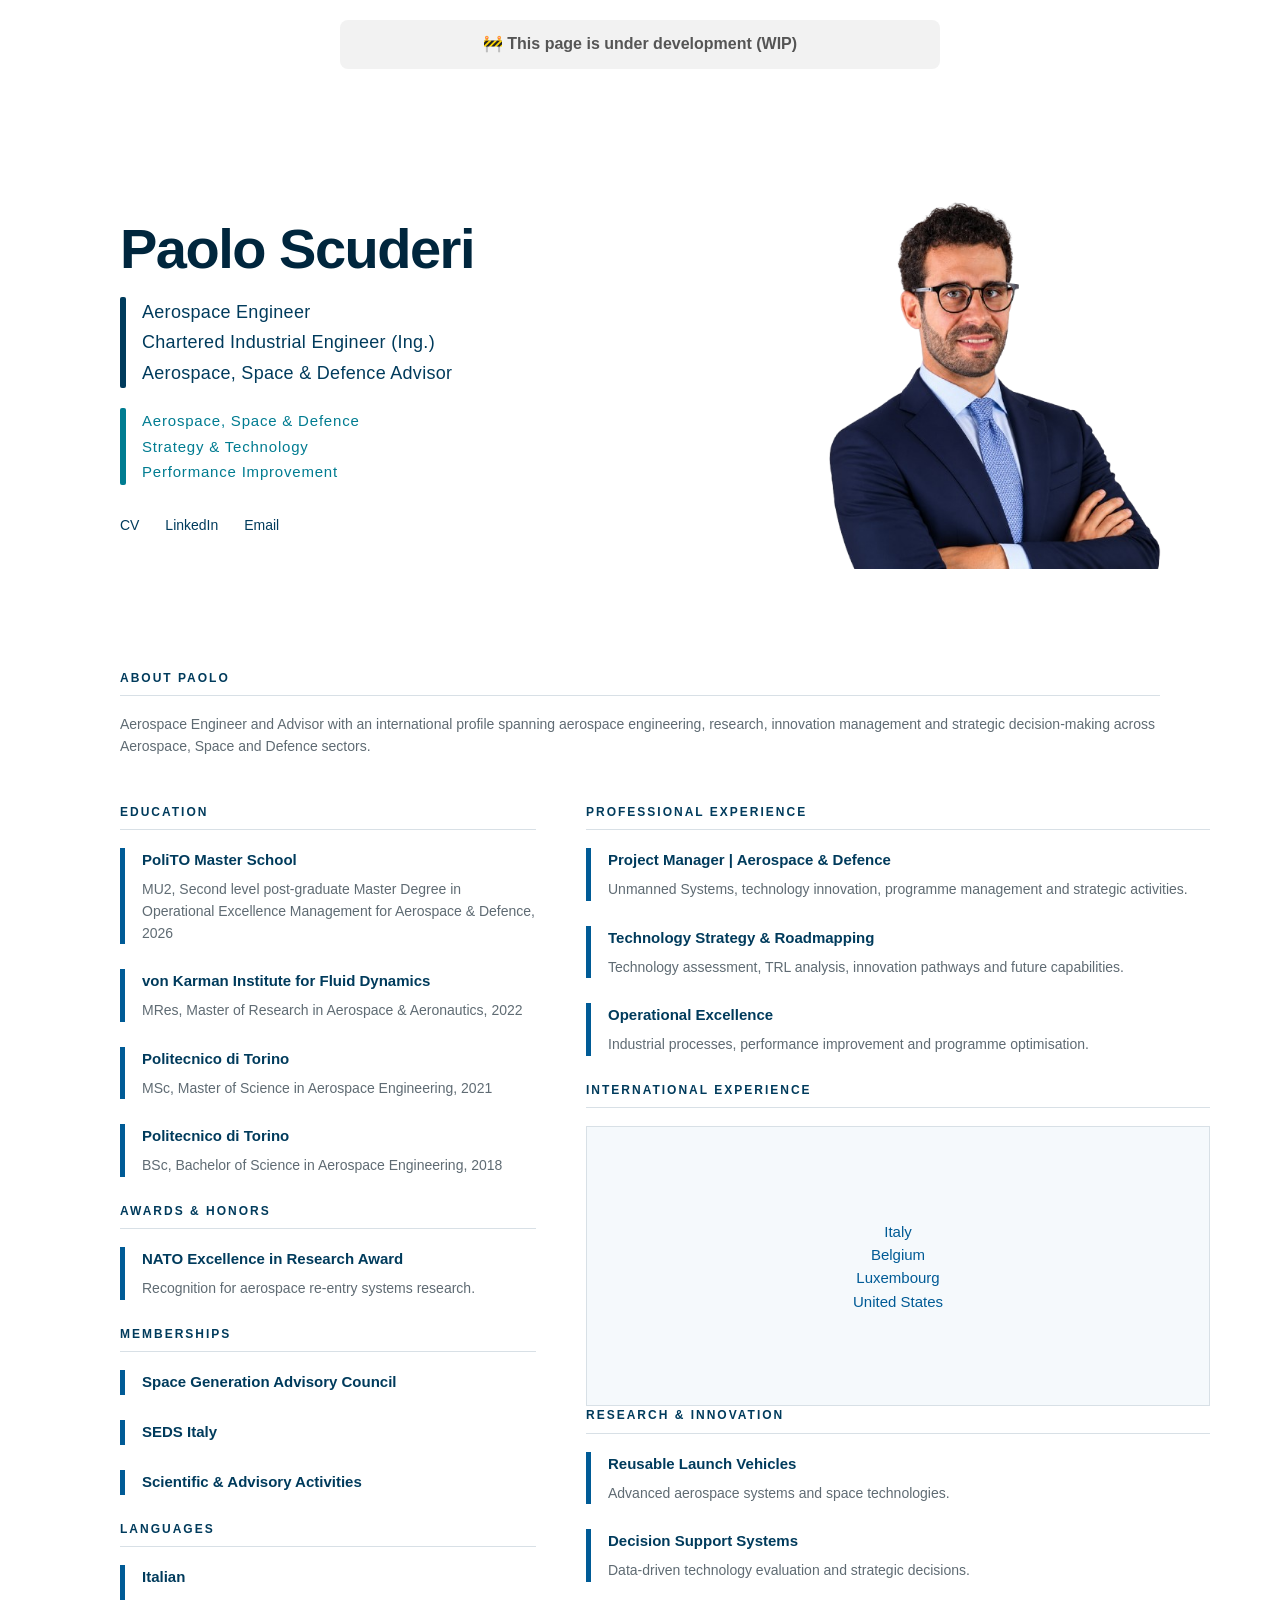
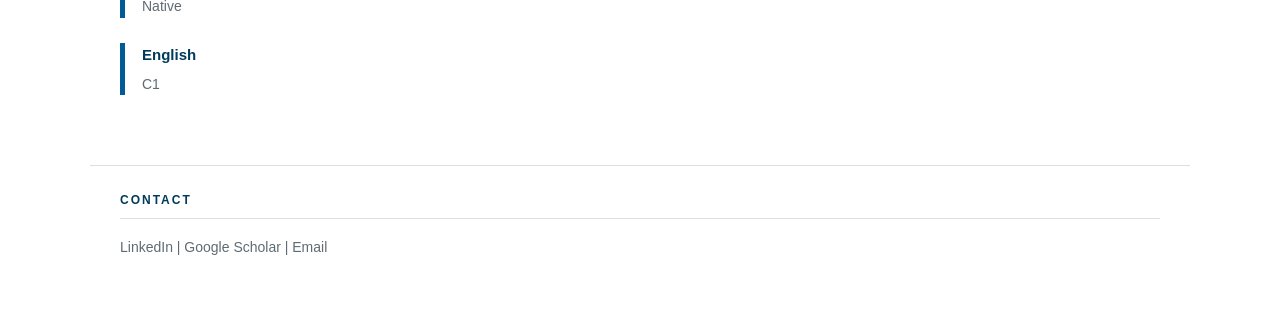
<file: index.html>
<!DOCTYPE html>
<html lang="en">

<head>

<meta charset="UTF-8">

<meta name="viewport" content="width=device-width, initial-scale=1.0">


<title>
    Paolo Scuderi
</title>


<link rel="preconnect" href="https://fonts.googleapis.com">

<link rel="preconnect" href="https://fonts.gstatic.com" crossorigin>


<!-- Google Scholar     <link href="https://fonts.googleapis.com/css2?family=Inter:wght@300;400;500;600;700&display=swap" rel="stylesheet"> 
-->

<link rel="stylesheet" href="style.css">


</head>


<body>

<!-- =========================
     WIP SECTION
========================= -->
<div class="wip-message">
    🚧 This page is under development (WIP)
</div>


<!-- =========================
     HERO SECTION
========================= -->
    
<header class="hero">


    <!-- TEXT COLUMN -->

    <div class="hero-text">


        <h1>
            Paolo Scuderi
        </h1>



        <!-- PROFESSIONAL TITLES -->

        <div class="title-box">


            <div class="vertical-line-title"></div>


            <div class="hero-title">
                Aerospace Engineer<br>
                Chartered Industrial Engineer (Ing.)<br>
                Aerospace, Space & Defence Advisor           
            </div>


        </div>





        <!-- KEYWORDS -->


        <div class="keyword-box">


            <div class="vertical-line-keyword"></div>


            <p class="tagline">

                Aerospace, Space & Defence <br>

                Strategy & Technology <br>

                Performance Improvement


            </p>


        </div>





        <!-- LINKS -->


        <div class="links">


            <a href="#">
                CV
            </a>


            <a href="https://it.linkedin.com/in/paoloscuderi" target="_blank">
                LinkedIn
            </a>

            <!-- 
            <a href="#">
                Google Scholar
            </a>
            -->

           <a href="mailto:paolo.scuderi@hotmail.com">
               Email
            </a>


        </div>



    </div>





    <!-- PHOTO COLUMN -->


    <div class="hero-photo">


        <img src="assets/profile.png" alt="Paolo Scuderi">
        <!-- <img src="assets/profile-no-background.png" alt="Paolo Scuderi"> -->

    </div>



</header>









<!-- =========================
     ABOUT
========================= -->


<section class="about">


<h3>
    ABOUT PAOLO
</h3>


<p>

Aerospace Engineer and Advisor with an international profile
spanning aerospace engineering, research, innovation management
and strategic decision-making across Aerospace, Space and Defence sectors.

</p>


</section>









<!-- =========================
     MAIN CONTENT
========================= -->


<main class="content">





<!-- LEFT COLUMN -->


<div class="left-column">



<section>


<h3>
    EDUCATION
</h3>

<div class="item">
    <strong>
        PoliTO Master School
    </strong>
    <p>
        MU2, Second level post-graduate Master Degree in Operational Excellence Management for Aerospace & Defence, 2026
    </p>
</div>    
    
<div class="item">
    <strong>
        von Karman Institute for Fluid Dynamics
    </strong>
    <p>
        MRes, Master of Research in Aerospace & Aeronautics, 2022
    </p>
</div>
    
<div class="item">
    <strong>
        Politecnico di Torino
    </strong>
    <p>
        MSc, Master of Science in Aerospace Engineering, 2021
    </p>
</div>
    
<div class="item">
    <strong>
        Politecnico di Torino
    </strong>
    <p>
        BSc, Bachelor of Science in Aerospace Engineering, 2018
    </p>
</div>
    

</section>







<section>


<h3>
    AWARDS & HONORS
</h3>



<div class="item">


<strong>
    NATO Excellence in Research Award
</strong>


<p>
    Recognition for aerospace re-entry systems research.
</p>


</div>


</section>







<section>


<h3>
    MEMBERSHIPS
</h3>




<div class="item">

<strong>
    Space Generation Advisory Council
</strong>

</div>



<div class="item">

<strong>
    SEDS Italy
</strong>

</div>



<div class="item">

<strong>
    Scientific & Advisory Activities
</strong>

</div>



</section>







<section>


<h3>
    LANGUAGES
</h3>




<div class="item">


<strong>
    Italian
</strong>


<p>
    Native
</p>


</div>






<div class="item">


<strong>
    English
</strong>


<p>
    C1
</p>


</div>



</section>





</div>









<!-- RIGHT COLUMN -->


<div class="right-column">





<section>


<h3>
    PROFESSIONAL EXPERIENCE
</h3>





<div class="item">


<strong>
    Project Manager | Aerospace & Defence
</strong>


<p>
    Unmanned Systems, technology innovation,
    programme management and strategic activities.
</p>


</div>







<div class="item">


<strong>
    Technology Strategy & Roadmapping
</strong>


<p>
    Technology assessment, TRL analysis,
    innovation pathways and future capabilities.
</p>


</div>







<div class="item">


<strong>
    Operational Excellence
</strong>


<p>
    Industrial processes, performance improvement
    and programme optimisation.
</p>


</div>



</section>









<section>


<h3>
    INTERNATIONAL EXPERIENCE
</h3>




<div class="world-map">


Italy<br>

Belgium<br>

Luxembourg<br>

United States


</div>



</section>









<section>


<h3>
    RESEARCH & INNOVATION
</h3>






<div class="item">


<strong>
    Reusable Launch Vehicles
</strong>


<p>
    Advanced aerospace systems and space technologies.
</p>


</div>






<div class="item">


<strong>
    Decision Support Systems
</strong>


<p>
    Data-driven technology evaluation and strategic decisions.
</p>


</div>




</section>






</div>



</main>









<!-- =========================
     FOOTER
========================= -->


<footer>


<h3>
    CONTACT
</h3>



<p>
    LinkedIn | Google Scholar | Email
</p>



</footer>





</body>


</html>
</file>
<file: style.css>
/* =========================
   GLOBAL
========================= */

* {
    box-sizing: border-box;
}


body {

    margin:0;

    background:#ffffff;

    color:#1b2631;

    font-family:"Inter", Arial, sans-serif;

    line-height:1.55;

}


p {

    margin:6px 0 0;

    font-size:14px;

    color:#5f6b73;

}


strong {

    color:#003B5C;

    font-size:15px;

}

/* =========================
   WIP SECTION
========================= */

.wip-message {
    margin: 20px auto;
    padding: 12px 20px;
    max-width: 600px;
    text-align: center;
    border-radius: 8px;
    background: #f2f2f2;
    color: #555;
    font-weight: 600;
}


/* =========================
   HERO SECTION
========================= */


.hero {

    max-width:1100px;

    margin:75px auto 55px;

    padding:0 30px;

    display:grid;

    grid-template-columns:60% 40%;

    align-items:center;

    gap:30px;

    position:relative;

}



.hero::before {

    content:"";

    position:absolute;

    left:50%;

    transform:translateX(-50%);

    width:100vw;

    height:430px;

    top:40px;

    z-index:-1;
/*
   background:linear-gradient(
    90deg,
    #DCEAF3 0%,
    #EEF5F9 55%,
    #FFFFFF 100%
);*/
   /*
   background:linear-gradient(
    90deg,
    #C7DCE8 0%,
    #E6F0F5 55%,
    #FFFFFF 100%
);
*/
  background:linear-gradient(
    90deg,
    #E6F0F5 0%,
    #F4F8FA 55%
    #FFFFFF 100%
);

   
   /*
    background:linear-gradient(
        90deg,
        #8fbcd4 0%,
        #d5eaf7 55%,
        #ffffff 100%
    );
*/

}



.hero-text {

    padding-left:0;

}





/* =========================
   NAME
========================= */


h1 {

    margin:0;

    font-size:56px;

    line-height:1.05;

    letter-spacing:-1.5px;

    color:#00263d;

    font-weight:700;

}





/* =========================
   PROFESSIONAL TITLES
========================= */


.title-box {

    display:flex;

    align-items:stretch;

    margin-top:18px;

    margin-bottom:20px;

}


.hero-title {

    font-size:18px;

    font-weight:400;

    line-height:1.7;

    color:#003B5C;

    letter-spacing:0.3px;

}

.vertical-line-title {

    width:6px;

    background:#003B5C;

    margin-right:16px;

    border-radius:2px;

}









/* =========================
   KEYWORDS
========================= */


.keyword-box {

    display:flex;

    align-items:stretch;

    margin-bottom:25px;

}




.tagline {

    margin:0;

    font-size:15px;

    font-weight:500;

    line-height:1.7;
   color:#007C91;
/*
    color:#005B96;
*/
    letter-spacing:0.8px;

}



.vertical-line-keyword {

    width:6px;

    background:#007C91;

    margin-right:16px;

    border-radius:2px;

}




/* =========================
   LINKS
========================= */


.links {

    margin-top:28px;

}



.links a {

    color:#003B5C;

    text-decoration:none;

    margin-right:22px;

    font-size:14px;

    font-weight:500;

}



.links a:hover {

    color:#005B96;

}





/* =========================
   PHOTO AREA
========================= */


.hero-photo {

    position:relative;

    height:470px;

    display:flex;

    justify-content:flex-end;

    align-items:center;

}



.hero-photo img {

    position:relative;

    z-index:2;

    width:380px;

    height:auto;

    max-height:520px;

    object-fit:contain;

}





/* =========================
   ABOUT
========================= */


.about {

    max-width:1100px;

    margin:0 auto 45px;

    padding:0 30px;

}





/* =========================
   SECTION TITLES
========================= */


h3 {

    margin:0 0 18px;

    padding-bottom:8px;

    border-bottom:1px solid #d8e0e6;

    color:#003B5C;

    font-size:12px;

    letter-spacing:2px;

    font-weight:700;

}





/* =========================
   MAIN CONTENT
========================= */


.content {

    max-width:1100px;

    margin:auto;

    padding:0 30px;

    display:grid;

    grid-template-columns:40% 60%;

    gap:50px;

}





/* =========================
   TIMELINE
========================= */


.item {

    position:relative;

    padding-left:22px;

    margin-bottom:25px;

}



.item::before {

    content:"";

    position:absolute;

    left:0;

    top:0;

    width:5px;

    height:100%;

    background:#005B96;

}





/* =========================
   WORLD MAP
========================= */


.world-map {

    height:280px;

    background:#f5f9fc;

    border:1px solid #d8e0e6;

    display:flex;

    align-items:center;

    justify-content:center;

    text-align:center;

    color:#005B96;

    font-size:15px;

}





/* =========================
   FOOTER
========================= */


footer {

    max-width:1100px;

    margin:45px auto;

    padding:25px 30px;

    border-top:1px solid #d8e0e6;

}





/* =========================
   MOBILE
========================= */


@media(max-width:850px){


.hero {

    grid-template-columns:1fr;

}



.hero-photo {

    justify-content:flex-start;

}



.hero-photo img {

    width:260px;

    height:330px;

}



.content {

    grid-template-columns:1fr;

}



h1 {

    font-size:40px;

}


}
</file>
